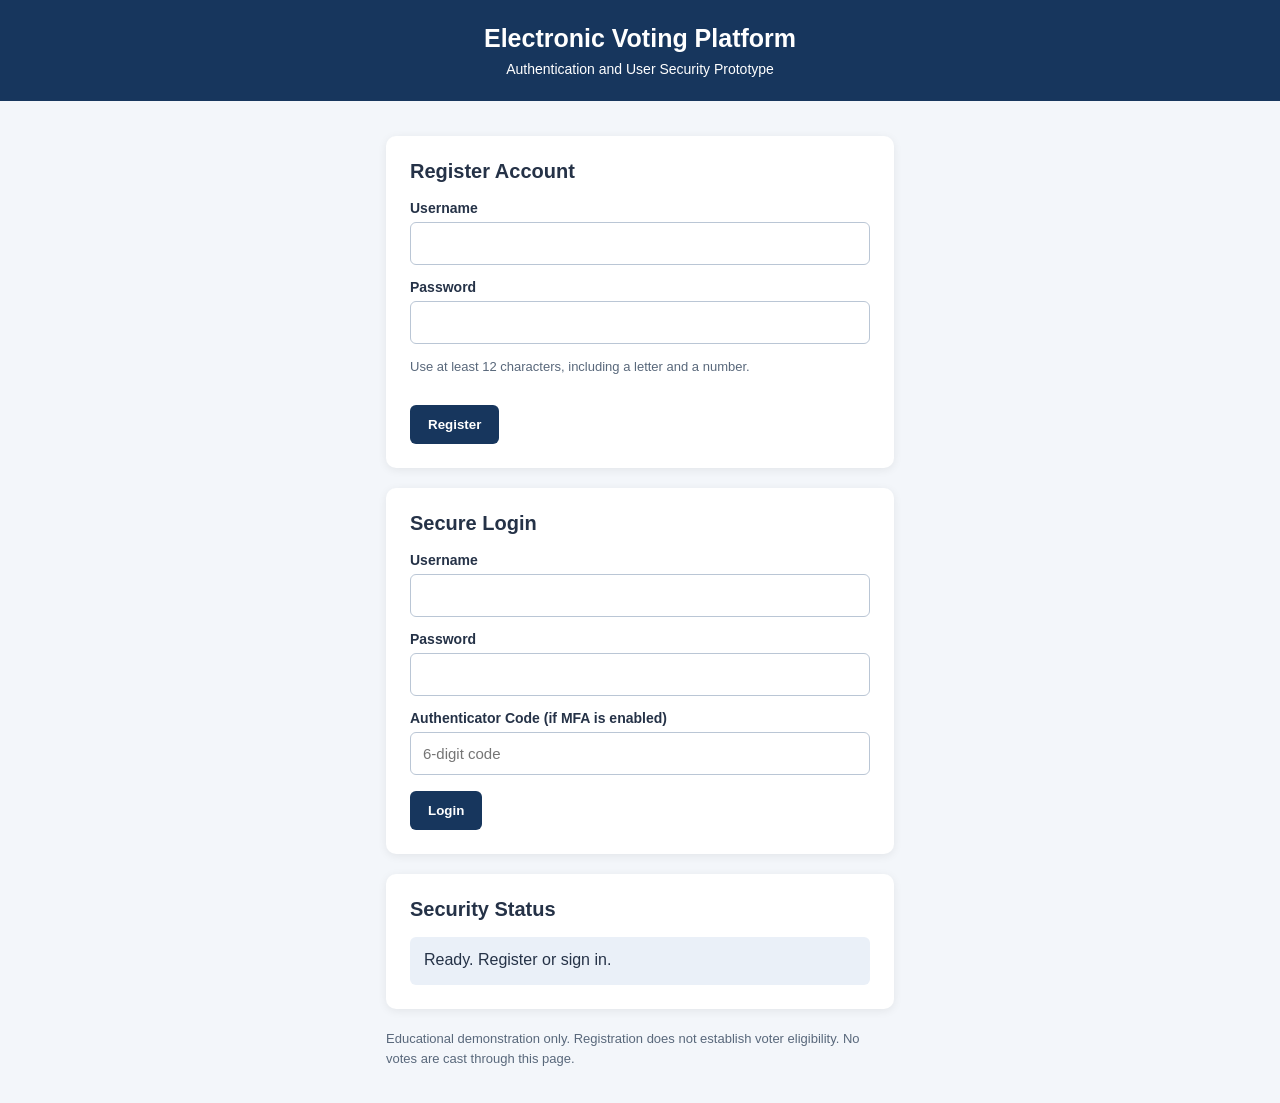
<file: frontend/auth.html>
<!DOCTYPE html>
<html lang="en">
<head>
  <meta charset="UTF-8">
  <meta name="viewport"
        content="width=device-width, initial-scale=1">
  <title>Electronic Voting - Authentication</title>

  <style>
    * {
      box-sizing: border-box;
    }

    body {
      margin: 0;
      font-family: Arial, sans-serif;
      background: #f3f6fa;
      color: #253247;
    }

    header {
      background: #17365d;
      color: white;
      padding: 24px;
      text-align: center;
    }

    header h1 {
      margin: 0 0 8px;
      font-size: 25px;
    }

    header p {
      margin: 0;
      font-size: 14px;
    }

    main {
      max-width: 540px;
      margin: 35px auto;
      padding: 0 16px;
    }

    section {
      background: white;
      padding: 24px;
      margin-bottom: 20px;
      border-radius: 10px;
      box-shadow: 0 2px 10px #00000012;
    }

    h2 {
      margin-top: 0;
      font-size: 20px;
    }

    label {
      display: block;
      margin: 14px 0 6px;
      font-weight: bold;
      font-size: 14px;
    }

    input {
      width: 100%;
      padding: 12px;
      border: 1px solid #bac6d5;
      border-radius: 6px;
      font-size: 15px;
    }

    button {
      padding: 12px 18px;
      margin-top: 16px;
      background: #17365d;
      color: white;
      border: 0;
      border-radius: 6px;
      font-weight: bold;
      cursor: pointer;
    }

    button:hover {
      background: #28568d;
    }

    button:disabled {
      opacity: 0.6;
      cursor: wait;
    }

    .secondary {
      background: #556579;
    }

    #status {
      padding: 14px;
      border-radius: 6px;
      background: #eaf0f8;
      min-height: 48px;
      overflow-wrap: anywhere;
    }

    .hint {
      font-size: 13px;
      color: #59687b;
      line-height: 1.5;
    }

    [hidden] {
      display: none !important;
    }
  </style>
</head>

<body>
  <header>
    <h1>Electronic Voting Platform</h1>
    <p>Authentication and User Security Prototype</p>
  </header>

  <main>
    <section id="register-section">
      <h2>Register Account</h2>

      <form id="register-form">
        <label for="reg-username">Username</label>
        <input
          id="reg-username"
          name="username"
          minlength="3"
          maxlength="50"
          required
          autocomplete="username"
        >

        <label for="reg-password">Password</label>
        <input
          id="reg-password"
          name="password"
          type="password"
          minlength="12"
          maxlength="128"
          required
          autocomplete="new-password"
        >

        <p class="hint">
          Use at least 12 characters, including a letter
          and a number.
        </p>

        <button type="submit">Register</button>
      </form>
    </section>

    <section id="login-section">
      <h2>Secure Login</h2>

      <form id="login-form">
        <label for="login-username">Username</label>
        <input
          id="login-username"
          name="username"
          required
          autocomplete="username"
        >

        <label for="login-password">Password</label>
        <input
          id="login-password"
          name="password"
          type="password"
          required
          autocomplete="current-password"
        >

        <label for="mfa-code">
          Authenticator Code (if MFA is enabled)
        </label>
        <input
          id="mfa-code"
          name="mfa_code"
          inputmode="numeric"
          pattern="[0-9]{6}"
          maxlength="6"
          autocomplete="one-time-code"
          placeholder="6-digit code"
        >

        <button type="submit">Login</button>
      </form>
    </section>

    <section id="session-section" hidden>
      <h2>Authenticated Session</h2>

      <p id="account-details"></p>

      <button id="verify-button" type="button">
        Verify Session
      </button>

      <button
        id="logout-button"
        type="button"
        class="secondary"
      >
        Logout
      </button>
    </section>

    <section aria-live="polite">
      <h2>Security Status</h2>
      <div id="status" role="status">
        Ready. Register or sign in.
      </div>
    </section>

    <p class="hint">
      Educational demonstration only.
      Registration does not establish voter eligibility.
      No votes are cast through this page.
    </p>
  </main>

  <script>
    "use strict";

    // The token is held only in memory.
    // Reloading the page clears the local login state.
    let sessionToken = null;

    const statusBox = document.getElementById("status");
    const registerSection =
      document.getElementById("register-section");
    const loginSection =
      document.getElementById("login-section");
    const sessionSection =
      document.getElementById("session-section");
    const accountDetails =
      document.getElementById("account-details");

    function showStatus(message) {
      statusBox.textContent = message;
    }

    function updateInterface() {
      const loggedIn = Boolean(sessionToken);

      registerSection.hidden = loggedIn;
      loginSection.hidden = loggedIn;
      sessionSection.hidden = !loggedIn;

      if (!loggedIn) {
        accountDetails.textContent = "";
      }
    }

    async function apiRequest(path, method, data = null) {
      const headers = {
        "Accept": "application/json"
      };

      if (data !== null) {
        headers["Content-Type"] = "application/json";
      }

      if (sessionToken) {
        headers["Authorization"] = "Bearer " + sessionToken;
      }

      const response = await fetch(path, {
        method: method,
        headers: headers,
        body: data === null ? undefined : JSON.stringify(data),
        cache: "no-store"
      });

      let result = {};

      try {
        result = await response.json();
      } catch (_) {
        // Handle responses without valid JSON.
      }

      if (!response.ok) {
        let message = "Request failed (" + response.status + ")";

        if (typeof result.detail === "string") {
          message = result.detail;
        }

        throw new Error(message);
      }

      return result;
    }

    async function verifySession() {
      if (!sessionToken) {
        showStatus("You are not logged in.");
        return;
      }

      try {
        const user = await apiRequest(
          "/auth/verify",
          "GET"
        );

        accountDetails.textContent =
          "Username: " + user.username +
          " | Role: " + user.role;

        showStatus("Session verified successfully.");
      } catch (error) {
        sessionToken = null;
        updateInterface();
        showStatus("Session verification failed: " + error.message);
      }
    }

    document.getElementById("register-form")
      .addEventListener("submit", async function(event) {
        event.preventDefault();

        const form = event.currentTarget;
        const button = form.querySelector("button");
        button.disabled = true;

        const username =
          document.getElementById("reg-username").value.trim();
        const password =
          document.getElementById("reg-password").value;

        try {
          await apiRequest("/auth/register", "POST", {
            username: username,
            password: password
          });

          showStatus(
            "Registration successful. You can now log in."
          );

          document.getElementById("login-username").value =
            username;

          form.reset();
        } catch (error) {
          showStatus("Registration failed: " + error.message);
        } finally {
          document.getElementById("reg-password").value = "";
          button.disabled = false;
        }
      });

    document.getElementById("login-form")
      .addEventListener("submit", async function(event) {
        event.preventDefault();

        const form = event.currentTarget;
        const button = form.querySelector("button");
        button.disabled = true;

        const username =
          document.getElementById("login-username").value.trim();
        const password =
          document.getElementById("login-password").value;
        const code =
          document.getElementById("mfa-code").value.trim();

        try {
          const result = await apiRequest(
            "/auth/login",
            "POST",
            {
              username: username,
              password: password,
              mfa_code: code || null
            }
          );

          sessionToken = result.access_token;
          form.reset();
          updateInterface();

          showStatus("Login successful.");
          await verifySession();
        } catch (error) {
          sessionToken = null;
          updateInterface();
          showStatus("Login failed: " + error.message);
        } finally {
          document.getElementById("login-password").value = "";
          document.getElementById("mfa-code").value = "";
          button.disabled = false;
        }
      });

    document.getElementById("verify-button")
      .addEventListener("click", verifySession);

    document.getElementById("logout-button")
      .addEventListener("click", async function() {
        try {
          await apiRequest("/auth/logout", "POST");
          showStatus("Logged out successfully.");
        } catch (error) {
          showStatus(
            "Local session cleared. " + error.message
          );
        } finally {
          sessionToken = null;
          updateInterface();
        }
      });

    updateInterface();
  </script>
</body>
</html>
</file>
